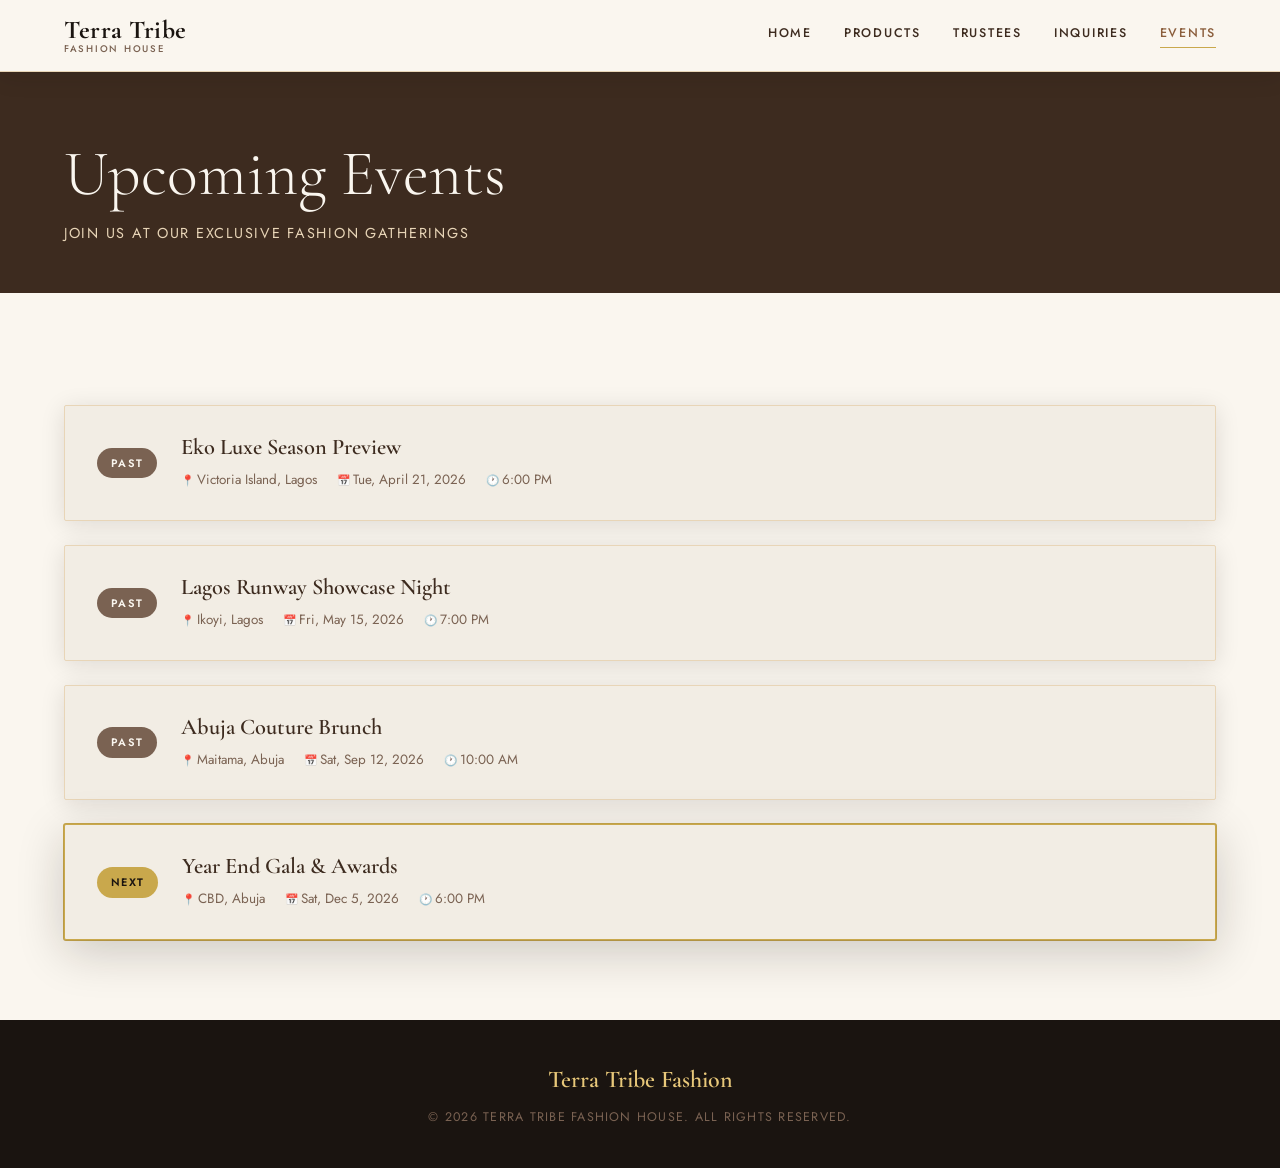
<file: terra-tribe-fashion/events.html>
<!DOCTYPE html>
<html lang="en">
<head>
  <meta charset="UTF-8" />
  <meta name="viewport" content="width=device-width, initial-scale=1.0" />
  <title>Terra Tribe Fashion — Events</title>
  <link rel="stylesheet" href="styles.css" />
</head>
<body>

  <!-- ── Header ─────────────────────────────────────────────── -->
  <header class="site-header">
    <div class="container header-inner">
      <a href="index.html" class="brand" aria-label="Terra Tribe Fashion home">
        <span class="brand-name">Terra Tribe</span>
        <span class="brand-tag">Fashion House</span>
      </a>
      <button id="hamburger" aria-label="Toggle navigation" aria-expanded="false">
        <span></span><span></span><span></span>
      </button>
      <nav id="main-nav" role="navigation" aria-label="Main navigation">
        <a href="index.html">Home</a>
        <a href="products.html">Products</a>
        <a href="trustees.html">Trustees</a>
        <a href="inquiries.html">Inquiries</a>
        <a href="events.html" class="active">Events</a>
      </nav>
    </div>
  </header>

  <!-- ── Page Header ────────────────────────────────────────── -->
  <div class="page-header">
    <div class="container">
      <h1>Upcoming Events</h1>
      <p>Join us at our exclusive fashion gatherings</p>
    </div>
  </div>

  <!-- ── Events ─────────────────────────────────────────────── -->
  <main class="section">
    <div class="container">
      <div class="events-list">

        <article class="event-card" id="event-1">
          <span class="event-badge" id="badge-1">Upcoming</span>
          <div class="event-info">
            <h3>Eko Luxe Season Preview</h3>
            <div class="event-meta">
              <span>Victoria Island, Lagos</span>
              <span>Tue, April 21, 2026</span>
              <span>6:00 PM</span>
            </div>
          </div>
        </article>

        <article class="event-card" id="event-2">
          <span class="event-badge" id="badge-2">Upcoming</span>
          <div class="event-info">
            <h3>Lagos Runway Showcase Night</h3>
            <div class="event-meta">
              <span>Ikoyi, Lagos</span>
              <span>Fri, May 15, 2026</span>
              <span>7:00 PM</span>
            </div>
          </div>
        </article>

        <article class="event-card" id="event-3">
          <span class="event-badge" id="badge-3">Upcoming</span>
          <div class="event-info">
            <h3>Abuja Couture Brunch</h3>
            <div class="event-meta">
              <span>Maitama, Abuja</span>
              <span>Sat, Sep 12, 2026</span>
              <span>10:00 AM</span>
            </div>
          </div>
        </article>

        <article class="event-card" id="event-4">
          <span class="event-badge" id="badge-4">Upcoming</span>
          <div class="event-info">
            <h3>Year End Gala &amp; Awards</h3>
            <div class="event-meta">
              <span>CBD, Abuja</span>
              <span>Sat, Dec 5, 2026</span>
              <span>6:00 PM</span>
            </div>
          </div>
        </article>

      </div>
    </div>
  </main>

  <!-- ── Footer ─────────────────────────────────────────────── -->
  <footer class="site-footer">
    <p class="footer-brand">Terra Tribe Fashion</p>
    <p class="footer-copy">&copy; 2026 Terra Tribe Fashion House. All rights reserved.</p>
  </footer>

  <script src="js/events.js"></script>
</body>
</html>
</file>
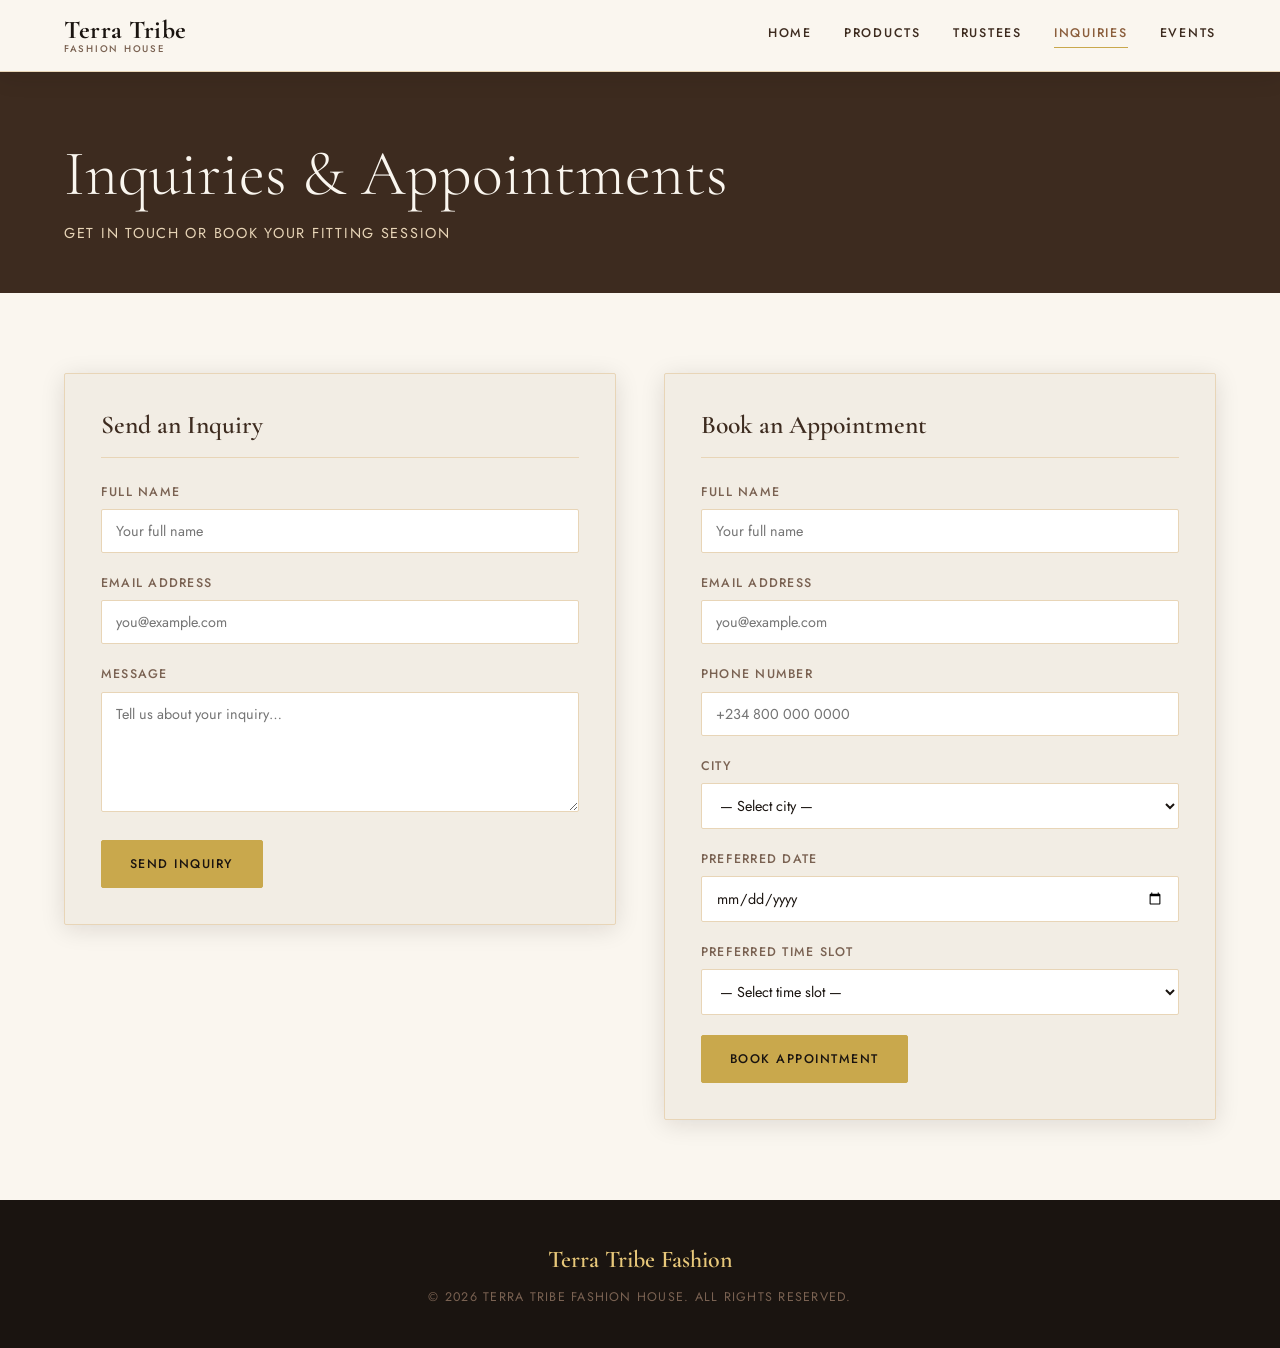
<file: terra-tribe-fashion/inquiries.html>
<!DOCTYPE html>
<html lang="en">
<head>
  <meta charset="UTF-8" />
  <meta name="viewport" content="width=device-width, initial-scale=1.0" />
  <title>Terra Tribe Fashion — Inquiries &amp; Appointments</title>
  <link rel="stylesheet" href="styles.css" />
</head>
<body>

  <!-- ── Header ─────────────────────────────────────────────── -->
  <header class="site-header">
    <div class="container header-inner">
      <a href="index.html" class="brand" aria-label="Terra Tribe Fashion home">
        <span class="brand-name">Terra Tribe</span>
        <span class="brand-tag">Fashion House</span>
      </a>
      <button id="hamburger" aria-label="Toggle navigation" aria-expanded="false">
        <span></span><span></span><span></span>
      </button>
      <nav id="main-nav" role="navigation" aria-label="Main navigation">
        <a href="index.html">Home</a>
        <a href="products.html">Products</a>
        <a href="trustees.html">Trustees</a>
        <a href="inquiries.html" class="active">Inquiries</a>
        <a href="events.html">Events</a>
      </nav>
    </div>
  </header>

  <!-- ── Page Header ────────────────────────────────────────── -->
  <div class="page-header">
    <div class="container">
      <h1>Inquiries &amp; Appointments</h1>
      <p>Get in touch or book your fitting session</p>
    </div>
  </div>

  <!-- ── Forms ──────────────────────────────────────────────── -->
  <main class="section">
    <div class="container">
      <div class="forms-layout">

        <!-- Inquiry Form -->
        <div class="form-card">
          <h2>Send an Inquiry</h2>
          <form id="inquiry-form" novalidate>

            <div class="form-group">
              <label for="inq-name">Full Name</label>
              <input type="text" id="inq-name" name="inq-name" autocomplete="name" placeholder="Your full name" />
              <span id="err-inq-name" class="form-error" role="alert">Please enter your name.</span>
            </div>

            <div class="form-group">
              <label for="inq-email">Email Address</label>
              <input type="email" id="inq-email" name="inq-email" autocomplete="email" placeholder="you@example.com" />
              <span id="err-inq-email" class="form-error" role="alert">Please enter a valid email address.</span>
            </div>

            <div class="form-group">
              <label for="inq-message">Message</label>
              <textarea id="inq-message" name="inq-message" placeholder="Tell us about your inquiry…"></textarea>
              <span id="err-inq-message" class="form-error" role="alert">Please enter a message.</span>
            </div>

            <button type="submit" class="btn btn-primary">Send Inquiry</button>

            <div id="inq-success" class="success-msg" role="status" aria-live="polite">
              Thank you! Your inquiry has been received. We'll be in touch soon.
            </div>

          </form>
        </div>

        <!-- Appointment Form -->
        <div class="form-card">
          <h2>Book an Appointment</h2>
          <form id="appt-form" novalidate>

            <div class="form-group">
              <label for="appt-name">Full Name</label>
              <input type="text" id="appt-name" name="appt-name" autocomplete="name" placeholder="Your full name" />
              <span id="err-appt-name" class="form-error" role="alert">Please enter your name.</span>
            </div>

            <div class="form-group">
              <label for="appt-email">Email Address</label>
              <input type="email" id="appt-email" name="appt-email" autocomplete="email" placeholder="you@example.com" />
              <span id="err-appt-email" class="form-error" role="alert">Please enter a valid email address.</span>
            </div>

            <div class="form-group">
              <label for="appt-phone">Phone Number</label>
              <input type="tel" id="appt-phone" name="appt-phone" autocomplete="tel" placeholder="+234 800 000 0000" />
              <span id="err-appt-phone" class="form-error" role="alert">Please enter a valid phone number (at least 10 digits).</span>
            </div>

            <div class="form-group">
              <label for="appt-city">City</label>
              <select id="appt-city" name="appt-city">
                <option value="">— Select city —</option>
                <option value="lagos">Lagos</option>
                <option value="abuja">Abuja</option>
              </select>
              <span id="err-appt-city" class="form-error" role="alert">Please select a city.</span>
            </div>

            <div class="form-group">
              <label for="appt-date">Preferred Date</label>
              <input type="date" id="appt-date" name="appt-date" />
              <span id="err-appt-date" class="form-error" role="alert">Please select a date.</span>
            </div>

            <div class="form-group">
              <label for="appt-time">Preferred Time Slot</label>
              <select id="appt-time" name="appt-time">
                <option value="">— Select time slot —</option>
              </select>
              <span id="err-appt-time" class="form-error" role="alert">Please select a time slot.</span>
            </div>

            <button type="submit" class="btn btn-primary">Book Appointment</button>

            <div id="appt-success" class="success-msg" role="status" aria-live="polite">
              Appointment booked! We'll confirm your session via email shortly.
            </div>

          </form>
        </div>

      </div>
    </div>
  </main>

  <!-- ── Footer ─────────────────────────────────────────────── -->
  <footer class="site-footer">
    <p class="footer-brand">Terra Tribe Fashion</p>
    <p class="footer-copy">&copy; 2026 Terra Tribe Fashion House. All rights reserved.</p>
  </footer>

  <script src="js/inquiries.js"></script>
</body>
</html>
</file>
<file: terra-tribe-fashion/styles.css>
@import url('https://fonts.googleapis.com/css2?family=Cormorant+Garamond:ital,wght@0,300;0,400;0,600;0,700;1,300;1,400&family=Jost:wght@300;400;500;600&display=swap');

/* ── CSS Variables ─────────────────────────────────────────── */
:root {
  --clay:      #8B5E3C;
  --sand:      #E8D5B7;
  --cream:     #FAF6EF;
  --bone:      #F2EDE4;
  --dark:      #1A1410;
  --mid:       #3D2B1F;
  --gold:      #C9A84C;
  --gold-lt:   #E8C87A;
  --muted:     #7A6252;
  --radius:    2px;
  --shadow:    0 4px 24px rgba(26,20,16,.12);
  --shadow-lg: 0 12px 48px rgba(26,20,16,.2);
  --nav-h:     72px;
  --marquee-h: 38px;
}

/* ── Reset / Base ──────────────────────────────────────────── */
*, *::before, *::after { box-sizing: border-box; margin: 0; padding: 0; }

html { scroll-behavior: smooth; }

body {
  font-family: 'Jost', sans-serif;
  background: var(--cream);
  color: var(--dark);
  font-size: 16px;
  line-height: 1.7;
}

img { display: block; max-width: 100%; }

a { color: inherit; text-decoration: none; }

h1, h2, h3, h4 {
  font-family: 'Cormorant Garamond', serif;
  font-weight: 600;
  line-height: 1.2;
}

/* ── Container ─────────────────────────────────────────────── */
.container {
  max-width: 1200px;
  margin: 0 auto;
  padding: 0 24px;
}

/* ── Header ────────────────────────────────────────────────── */
.site-header {
  position: sticky;
  top: 0;
  z-index: 1000;
  height: var(--nav-h);
  background: var(--cream);
  border-bottom: 1px solid var(--sand);
  box-shadow: var(--shadow);
  display: flex;
  align-items: center;
}

.header-inner {
  display: flex;
  align-items: center;
  justify-content: space-between;
  width: 100%;
}

.brand {
  display: flex;
  flex-direction: column;
  line-height: 1;
}

.brand-name {
  font-family: 'Cormorant Garamond', serif;
  font-size: 1.6rem;
  font-weight: 700;
  color: var(--dark);
  letter-spacing: .02em;
}

.brand-tag {
  font-family: 'Jost', sans-serif;
  font-size: .6rem;
  font-weight: 500;
  text-transform: uppercase;
  letter-spacing: .18em;
  color: var(--muted);
  margin-top: 2px;
}

/* ── Nav ────────────────────────────────────────────────────── */
#main-nav {
  display: flex;
  gap: 32px;
  align-items: center;
}

#main-nav a {
  font-size: .78rem;
  font-weight: 500;
  text-transform: uppercase;
  letter-spacing: .14em;
  color: var(--mid);
  position: relative;
  padding-bottom: 4px;
  transition: color .2s;
}

#main-nav a::after {
  content: '';
  position: absolute;
  bottom: 0; left: 0;
  width: 0; height: 1.5px;
  background: var(--gold);
  transition: width .25s;
}

#main-nav a:hover,
#main-nav a.active { color: var(--clay); }

#main-nav a:hover::after,
#main-nav a.active::after { width: 100%; }

/* ── Hamburger ──────────────────────────────────────────────── */
#hamburger {
  display: none;
  flex-direction: column;
  justify-content: center;
  gap: 5px;
  width: 36px;
  height: 36px;
  background: none;
  border: none;
  cursor: pointer;
  padding: 4px;
}

#hamburger span {
  display: block;
  height: 2px;
  width: 100%;
  background: var(--dark);
  border-radius: 2px;
  transition: transform .25s, opacity .25s;
}

/* ── Marquee Bar ────────────────────────────────────────────── */
.marquee-bar {
  height: var(--marquee-h);
  background: var(--mid);
  overflow: hidden;
  display: flex;
  align-items: center;
}

.marquee-track {
  display: flex;
  white-space: nowrap;
  animation: marquee 32s linear infinite;
  gap: 0;
}

.marquee-bar:hover .marquee-track { animation-play-state: paused; }

.marquee-item {
  padding: 0 56px;
  font-size: .72rem;
  font-weight: 500;
  text-transform: uppercase;
  letter-spacing: .12em;
  color: var(--sand);
}

.marquee-item::before {
  content: '✦';
  margin-right: 12px;
  color: var(--gold);
}

@keyframes marquee {
  0%   { transform: translateX(0); }
  100% { transform: translateX(-50%); }
}

/* ── Hero ───────────────────────────────────────────────────── */
.hero {
  min-height: 90vh;
  display: flex;
  align-items: center;
  background: linear-gradient(135deg, rgba(26,20,16,.85) 40%, rgba(139,94,60,.6) 100%),
              url('images/hero.jpg') center/cover no-repeat;
  color: var(--cream);
  padding: 80px 0;
}

.hero-content { max-width: 680px; }

.hero-eyebrow {
  font-size: .7rem;
  font-weight: 600;
  text-transform: uppercase;
  letter-spacing: .22em;
  color: var(--gold-lt);
  margin-bottom: 16px;
}

.hero h1 {
  font-size: clamp(3rem, 7vw, 5.5rem);
  font-weight: 300;
  color: #fff;
  margin-bottom: 12px;
}

.hero-sub {
  font-family: 'Cormorant Garamond', serif;
  font-size: clamp(1.3rem, 3vw, 2rem);
  font-weight: 300;
  font-style: italic;
  color: var(--sand);
  margin-bottom: 20px;
}

.hero-tagline {
  font-size: .95rem;
  color: rgba(250,246,239,.8);
  max-width: 520px;
  margin-bottom: 36px;
  line-height: 1.8;
}

.hero-actions { display: flex; gap: 16px; flex-wrap: wrap; }

/* ── Buttons ────────────────────────────────────────────────── */
.btn {
  display: inline-block;
  font-family: 'Jost', sans-serif;
  font-size: .78rem;
  font-weight: 500;
  text-transform: uppercase;
  letter-spacing: .12em;
  padding: 14px 28px;
  border-radius: var(--radius);
  cursor: pointer;
  border: 1.5px solid transparent;
  transition: background .2s, color .2s, border-color .2s, box-shadow .2s;
}

.btn-primary {
  background: var(--gold);
  color: var(--dark);
  border-color: var(--gold);
}

.btn-primary:hover {
  background: var(--gold-lt);
  border-color: var(--gold-lt);
  box-shadow: 0 4px 16px rgba(201,168,76,.35);
}

.btn-outline {
  background: transparent;
  color: var(--cream);
  border-color: rgba(250,246,239,.6);
}

.btn-outline:hover {
  background: rgba(250,246,239,.1);
  border-color: var(--cream);
}

.btn-sm {
  padding: 9px 18px;
  font-size: .72rem;
}

/* ── Sections ────────────────────────────────────────────────── */
.section { padding: 80px 0; }

.section-sm { padding: 48px 0; }

.section-title {
  font-size: clamp(2rem, 4vw, 3rem);
  color: var(--mid);
  margin-bottom: 8px;
}

.section-subtitle {
  font-size: .85rem;
  color: var(--muted);
  text-transform: uppercase;
  letter-spacing: .14em;
  margin-bottom: 40px;
}

.intro-section {
  background: var(--bone);
  text-align: center;
  padding: 64px 0;
}

.intro-section p {
  max-width: 680px;
  margin: 0 auto;
  font-size: 1.05rem;
  color: var(--mid);
  line-height: 1.9;
}

/* ── Product Grid ────────────────────────────────────────────── */
.product-grid {
  display: grid;
  grid-template-columns: repeat(auto-fill, minmax(280px, 1fr));
  gap: 28px;
  margin-top: 32px;
}

.product-card {
  background: var(--bone);
  border: 1px solid var(--sand);
  border-radius: var(--radius);
  box-shadow: var(--shadow);
  overflow: hidden;
  transition: box-shadow .25s, transform .25s;
}

.product-card:hover {
  box-shadow: var(--shadow-lg);
  transform: translateY(-3px);
}

.product-img-wrap {
  aspect-ratio: 3/4;
  overflow: hidden;
  background: var(--sand);
}

.product-img-wrap img {
  width: 100%;
  height: 100%;
  object-fit: cover;
  transition: transform .4s;
}

.product-card:hover .product-img-wrap img { transform: scale(1.04); }

.img-placeholder {
  width: 100%;
  height: 100%;
  display: flex;
  align-items: center;
  justify-content: center;
  font-size: .8rem;
  font-weight: 500;
  text-transform: uppercase;
  letter-spacing: .1em;
  color: var(--muted);
  background: var(--sand);
  aspect-ratio: 3/4;
}

.product-info { padding: 20px; }

.product-name {
  font-family: 'Cormorant Garamond', serif;
  font-size: 1.1rem;
  font-weight: 600;
  color: var(--mid);
  margin-bottom: 6px;
}

.product-price {
  font-size: .88rem;
  font-weight: 500;
  color: var(--clay);
  margin-bottom: 16px;
  letter-spacing: .04em;
}

.product-actions { display: flex; }

/* ── Search ──────────────────────────────────────────────────── */
.search-wrap {
  margin-bottom: 12px;
  max-width: 420px;
}

.search-wrap input {
  width: 100%;
  padding: 12px 18px;
  border: 1.5px solid var(--sand);
  border-radius: var(--radius);
  background: #fff;
  font-family: 'Jost', sans-serif;
  font-size: .9rem;
  color: var(--dark);
  outline: none;
  transition: border-color .2s;
}

.search-wrap input:focus { border-color: var(--gold); }

#no-results {
  display: none;
  text-align: center;
  padding: 40px;
  color: var(--muted);
  font-style: italic;
  font-size: 1rem;
}

#no-results.visible { display: block; }

/* ── Trustee Grid ────────────────────────────────────────────── */
.trustee-grid {
  display: grid;
  grid-template-columns: repeat(auto-fill, minmax(200px, 1fr));
  gap: 28px;
  margin-top: 32px;
}

.trustee-card {
  background: var(--bone);
  border: 1px solid var(--sand);
  border-radius: var(--radius);
  box-shadow: var(--shadow);
  overflow: hidden;
  text-align: center;
  transition: box-shadow .25s, transform .25s;
}

.trustee-card:hover {
  box-shadow: var(--shadow-lg);
  transform: translateY(-2px);
}

.trustee-photo {
  aspect-ratio: 1/1;
  overflow: hidden;
  background: var(--sand);
}

.trustee-photo img {
  width: 100%;
  height: 100%;
  object-fit: cover;
  object-position: top;
}

.trustee-name {
  padding: 14px 12px;
  font-family: 'Cormorant Garamond', serif;
  font-size: 1rem;
  font-weight: 600;
  color: var(--mid);
}

/* ── Forms ───────────────────────────────────────────────────── */
.forms-layout {
  display: grid;
  grid-template-columns: 1fr 1fr;
  gap: 48px;
  align-items: start;
}

.form-card {
  background: var(--bone);
  border: 1px solid var(--sand);
  border-radius: var(--radius);
  box-shadow: var(--shadow);
  padding: 36px;
}

.form-card h2 {
  font-size: 1.6rem;
  color: var(--mid);
  margin-bottom: 24px;
  padding-bottom: 16px;
  border-bottom: 1px solid var(--sand);
}

.form-group { margin-bottom: 20px; }

.form-group label {
  display: block;
  font-size: .78rem;
  font-weight: 500;
  text-transform: uppercase;
  letter-spacing: .1em;
  color: var(--muted);
  margin-bottom: 6px;
}

.form-group input,
.form-group select,
.form-group textarea {
  width: 100%;
  padding: 11px 14px;
  border: 1.5px solid var(--sand);
  border-radius: var(--radius);
  background: #fff;
  font-family: 'Jost', sans-serif;
  font-size: .9rem;
  color: var(--dark);
  outline: none;
  transition: border-color .2s;
}

.form-group textarea { resize: vertical; min-height: 120px; }

.form-group input:focus,
.form-group select:focus,
.form-group textarea:focus { border-color: var(--gold); }

.input-error { border-color: #c0392b !important; }

.form-error {
  display: none;
  font-size: .76rem;
  color: #c0392b;
  margin-top: 4px;
}

.form-error.visible { display: block; }

.success-msg {
  display: none;
  background: #eafaf1;
  border: 1px solid #a9dfbf;
  border-radius: var(--radius);
  padding: 14px 18px;
  font-size: .88rem;
  color: #1e8449;
  margin-top: 20px;
}

.success-msg.visible { display: block; }

/* ── Events ──────────────────────────────────────────────────── */
.events-list {
  display: flex;
  flex-direction: column;
  gap: 24px;
  margin-top: 32px;
}

.event-card {
  display: grid;
  grid-template-columns: auto 1fr;
  gap: 24px;
  align-items: center;
  background: var(--bone);
  border: 1px solid var(--sand);
  border-radius: var(--radius);
  box-shadow: var(--shadow);
  padding: 28px 32px;
  transition: box-shadow .25s;
}

.event-card:hover { box-shadow: var(--shadow-lg); }

.event-card.nearest {
  border-color: var(--gold);
  box-shadow: var(--shadow-lg), 0 0 0 1px var(--gold);
}

.event-badge {
  display: inline-block;
  padding: 6px 14px;
  border-radius: 40px;
  font-size: .68rem;
  font-weight: 600;
  text-transform: uppercase;
  letter-spacing: .12em;
  background: var(--sand);
  color: var(--mid);
  white-space: nowrap;
}

.badge-next {
  background: var(--gold);
  color: var(--dark);
}

.event-info h3 {
  font-size: 1.4rem;
  color: var(--mid);
  margin-bottom: 8px;
}

.event-meta {
  display: flex;
  gap: 20px;
  flex-wrap: wrap;
  font-size: .84rem;
  color: var(--muted);
}

.event-meta span::before {
  content: '📍 ';
  font-size: .8em;
}

.event-meta span:nth-child(2)::before { content: '📅 '; }
.event-meta span:nth-child(3)::before { content: '🕐 '; }

/* ── Page Header ─────────────────────────────────────────────── */
.page-header {
  background: var(--mid);
  color: var(--cream);
  padding: 64px 0 48px;
  margin-bottom: 0;
}

.page-header h1 {
  font-size: clamp(2.4rem, 5vw, 4rem);
  font-weight: 300;
  color: var(--cream);
}

.page-header p {
  font-size: .9rem;
  color: var(--sand);
  margin-top: 8px;
  text-transform: uppercase;
  letter-spacing: .12em;
}

/* ── Back to Top ─────────────────────────────────────────────── */
#back-to-top {
  position: fixed;
  bottom: 32px;
  right: 32px;
  width: 44px;
  height: 44px;
  border-radius: 50%;
  background: var(--gold);
  color: var(--dark);
  border: none;
  cursor: pointer;
  font-size: 1.1rem;
  box-shadow: var(--shadow);
  display: none;
  align-items: center;
  justify-content: center;
  z-index: 999;
  transition: background .2s, box-shadow .2s;
}

#back-to-top.visible {
  display: flex;
}

#back-to-top:hover {
  background: var(--gold-lt);
  box-shadow: var(--shadow-lg);
}

/* ── Footer ──────────────────────────────────────────────────── */
.site-footer {
  background: var(--dark);
  color: var(--sand);
  text-align: center;
  padding: 40px 24px;
}

.footer-brand {
  font-family: 'Cormorant Garamond', serif;
  font-size: 1.5rem;
  font-weight: 600;
  color: var(--gold-lt);
  margin-bottom: 6px;
}

.footer-copy {
  font-size: .78rem;
  color: var(--muted);
  text-transform: uppercase;
  letter-spacing: .1em;
}

/* ── Featured Section ────────────────────────────────────────── */
.featured-section {
  background: var(--cream);
  padding: 80px 0;
}

.featured-section .section-title { text-align: center; }
.featured-section .section-subtitle { text-align: center; }

.featured-grid {
  display: grid;
  grid-template-columns: repeat(3, 1fr);
  gap: 28px;
}

/* ── Utility ─────────────────────────────────────────────────── */
.text-center { text-align: center; }

.mt-8  { margin-top: 8px; }
.mt-16 { margin-top: 16px; }
.mt-24 { margin-top: 24px; }
.mt-40 { margin-top: 40px; }

/* ── Responsive ──────────────────────────────────────────────── */
@media (max-width: 900px) {
  .forms-layout {
    grid-template-columns: 1fr;
  }

  .featured-grid {
    grid-template-columns: repeat(2, 1fr);
  }
}

@media (max-width: 720px) {
  #hamburger {
    display: flex;
  }

  #main-nav {
    display: none;
    position: absolute;
    top: var(--nav-h);
    left: 0; right: 0;
    background: var(--cream);
    border-bottom: 1px solid var(--sand);
    box-shadow: var(--shadow);
    flex-direction: column;
    gap: 0;
    padding: 12px 0;
    z-index: 999;
  }

  #main-nav.open {
    display: flex;
  }

  #main-nav a {
    padding: 12px 24px;
    width: 100%;
    border-bottom: 1px solid var(--bone);
  }

  #main-nav a::after { display: none; }

  .featured-grid {
    grid-template-columns: 1fr;
  }

  .event-card {
    grid-template-columns: 1fr;
    gap: 12px;
  }

  .hero { min-height: 70vh; }
}

@media (max-width: 480px) {
  .form-card { padding: 24px 18px; }
  .product-grid { grid-template-columns: 1fr; }
  .trustee-grid { grid-template-columns: repeat(2, 1fr); }
}
</file>
